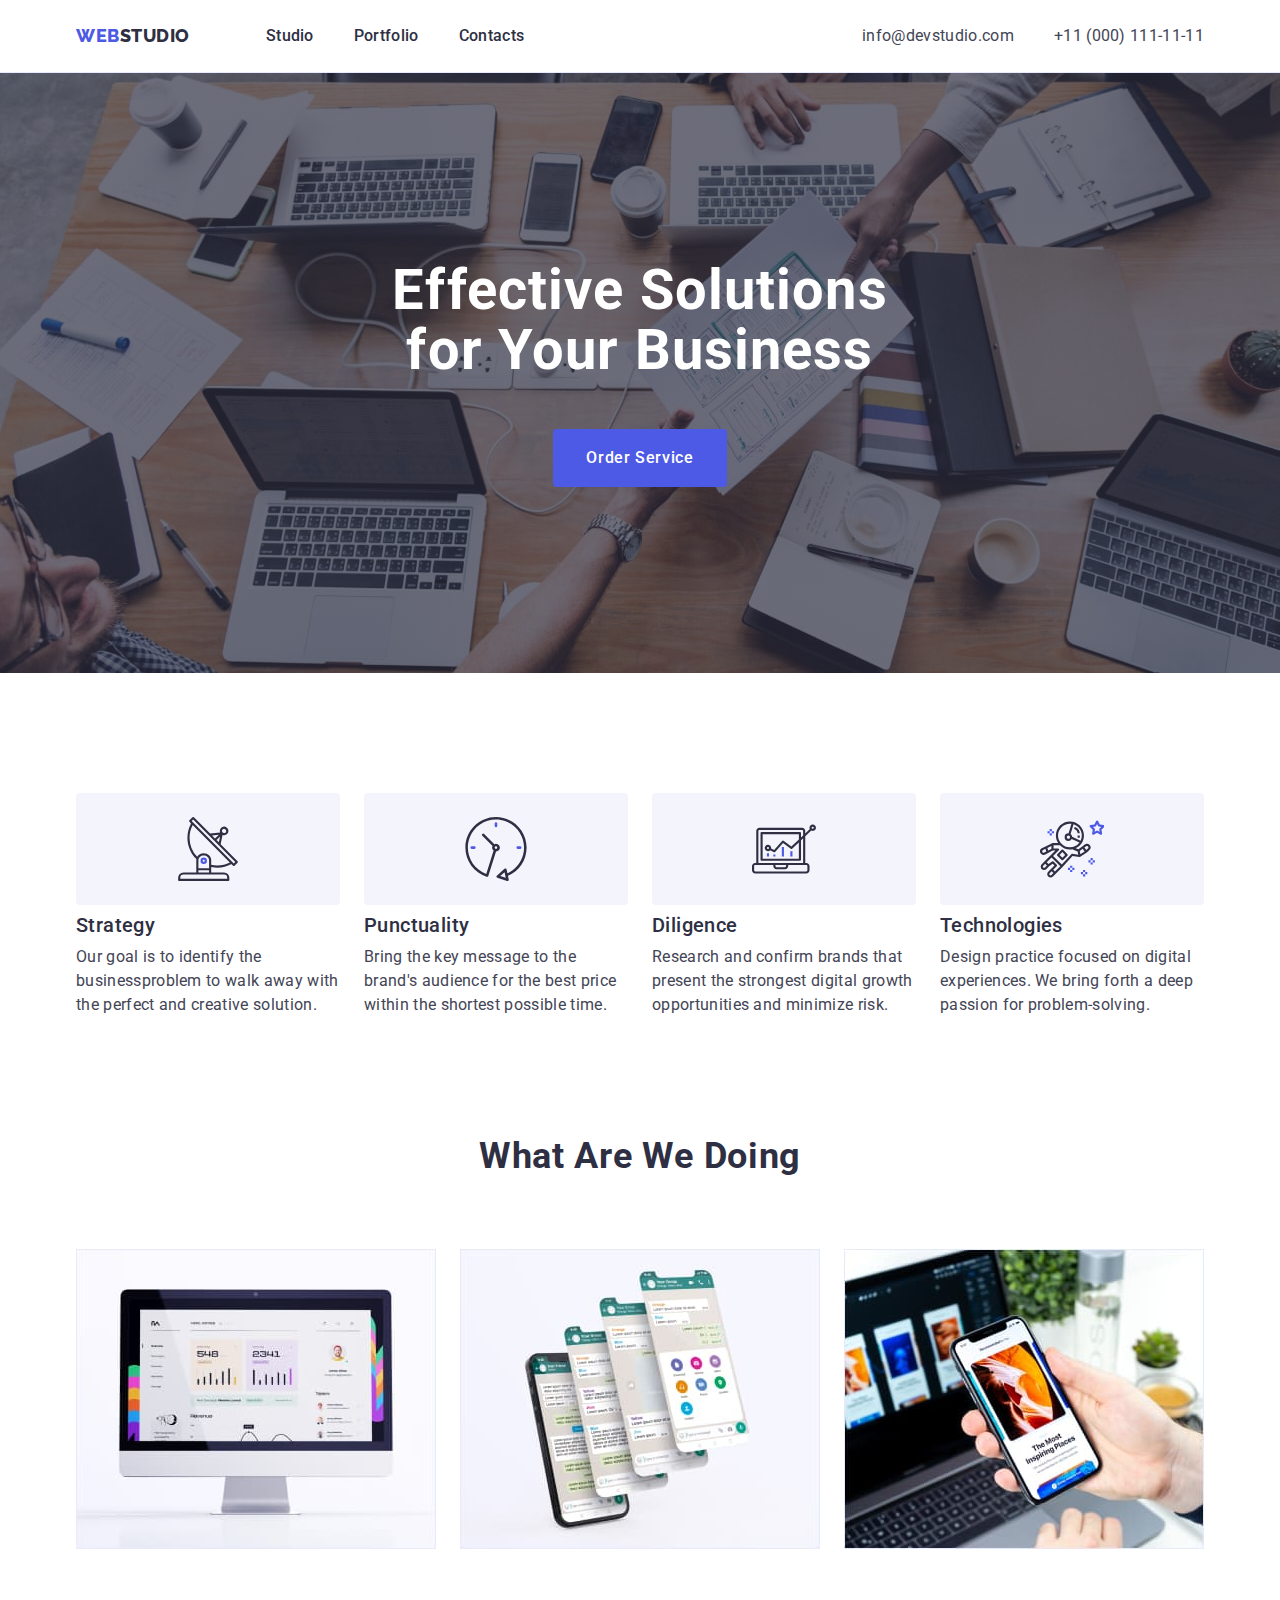
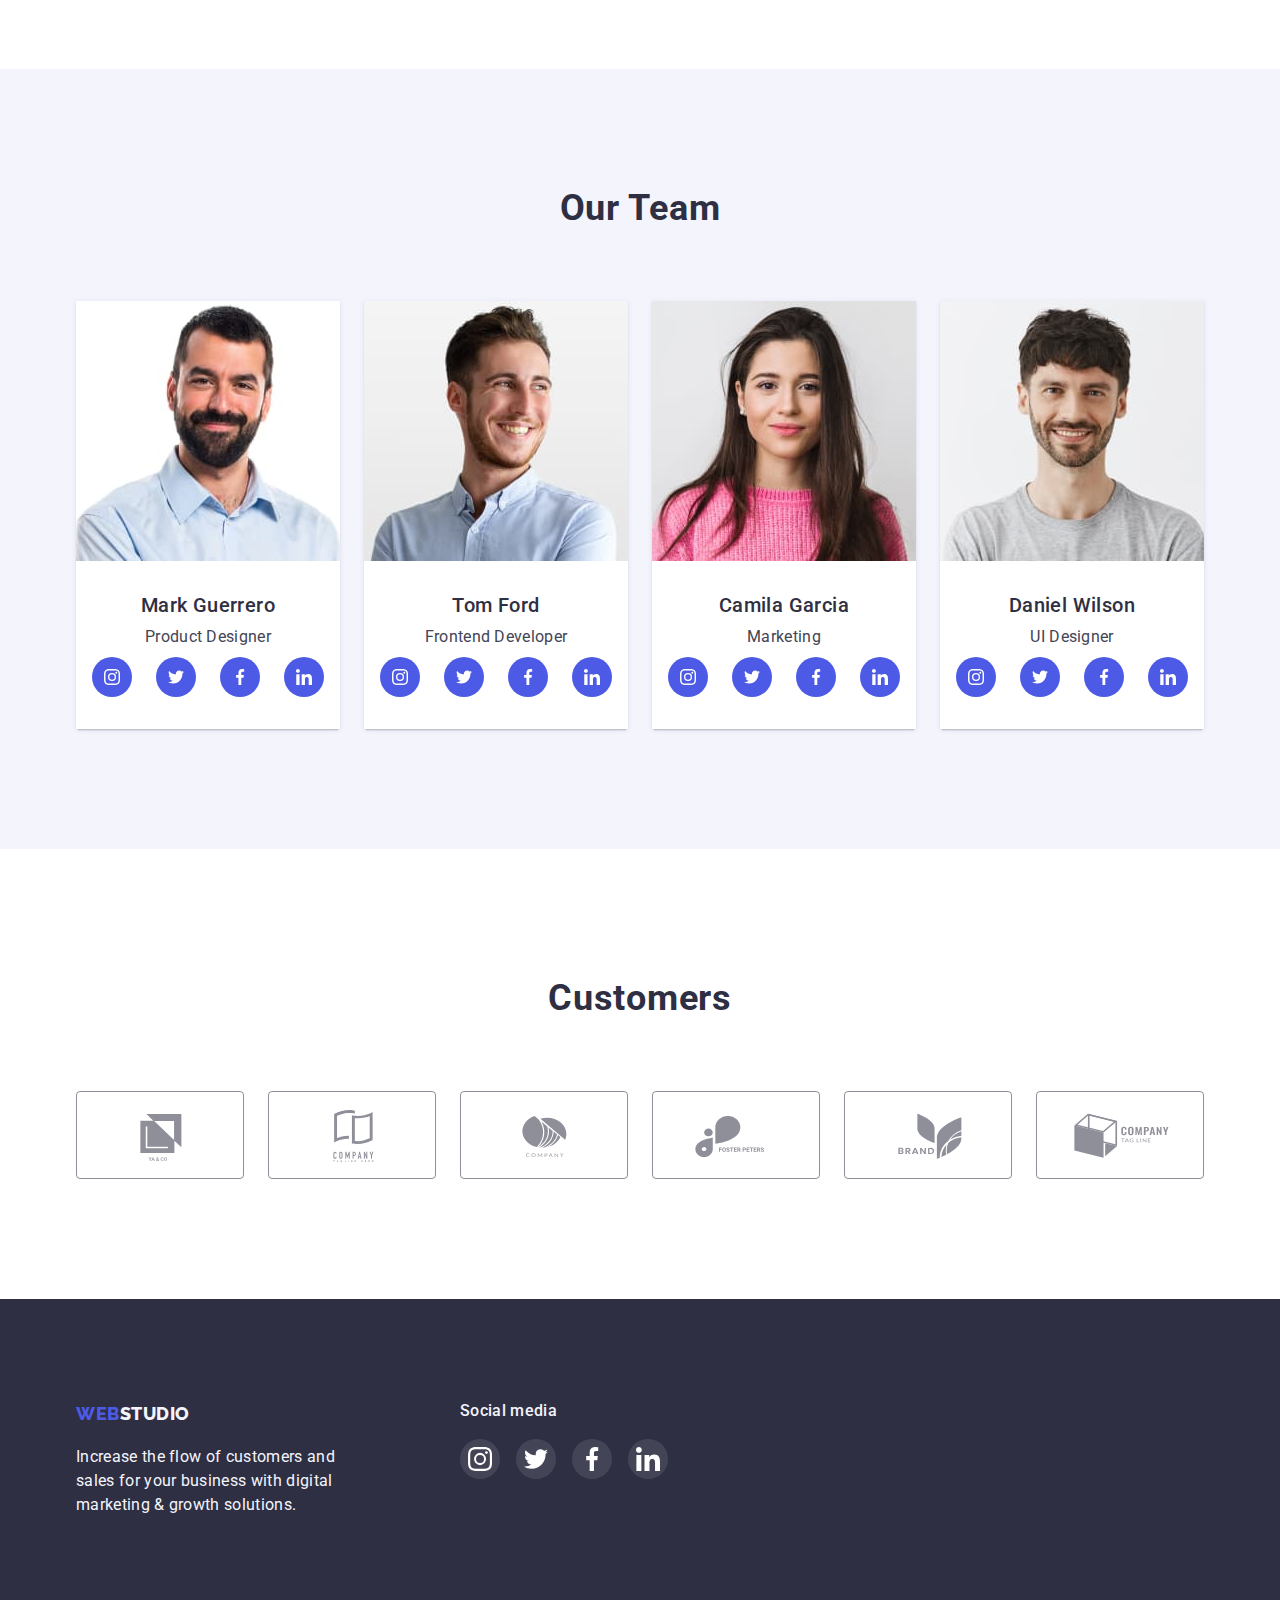
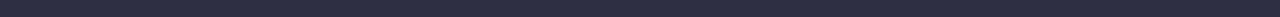
<file: index.html>
<!DOCTYPE html>
<html lang="en">
  <head>
    <meta charset="UTF-8">
    <link
      rel="stylesheet"
      href="https://cdnjs.cloudflare.com/ajax/libs/modern-normalize/1.1.0/modern-normalize.css">
    <link rel="preconnect" href="https://fonts.googleapis.com">
    <link rel="preconnect" href="https://fonts.gstatic.com" crossorigin>
    <link
      href="https://fonts.googleapis.com/css2?family=Raleway:wght@800&family=Roboto:wght@400;500;700;900&display=swap"
      rel="stylesheet">
    <link rel="stylesheet" href="./css/styles.css">
    <title>Main page</title>
  </head>
  <body>
    <!-- Header section -->
    <header class="header">
      <div class="container">
        <nav class="navigation">
          <!-- Logo -->
          <a
            href="./index.html"
            aria-label="Webstudio home page"
            class="logo navigation-item"
          >
            <span class="logo-accent">Web</span>Studio
          </a>

          <!-- Main navigation -->
          <ul class="navigation-list list">
            <li class="item">
              <a href="./index.html" class="navigation-item"> Studio </a>
            </li>
            <li class="item">
              <a href="./portfolio.html" class="navigation-item"> Portfolio </a>
            </li>
            <li class="item">
              <a href="" class="navigation-item"> Contacts </a>
            </li>
          </ul>
        </nav>
        <!-- Contacts block. The only address block at present so wrapped with address tag -->
        <address>
          <ul class="contact-list list">
            <li class="item">
              <a href="mailto:info@devstudio.com" class="contact-item">
                <!-- <svg class="icon-socials">
                  <use href="./images/icons.svg#envelope"></use>
                </svg> -->
                info@devstudio.com
              </a>
            </li>
            <li class="item">
              <a href="tel:+110001111111" class="contact-item">
                <!-- <svg class="icon-socials">
                  <use href="./images/icons.svg#phone"></use>
                </svg> -->
                +11 (000) 111-11-11
              </a>
            </li>
          </ul>
        </address>
      </div>
    </header>

    <main>
      <!-- Hero section -->
      <section class="section hero">
        <div class="overlay">
          <h1 class="hero-title">Effective Solutions for Your Business</h1>
          <button type="button" class="button primary">Order Service</button>
        </div>
      </section>
      <!-- Strengths section -->
      <section class="section strengths">
        <div class="container">
          <h2 class="section-title visually-hidden">Strengths</h2>
          <ul class="strengths-list list">
            <li class="item">
              <div class="item-picture">
                <svg class="strengths-icon">
                  <use href="./images/icons.svg#antenna"></use>
                </svg>
              </div>
              <h3 class="item-title">Strategy</h3>
              <p class="item-text">
                Our goal is to identify the businessproblem to walk away with
                the perfect and creative solution.
              </p>
            </li>
            <li class="item">
              <div class="item-picture">
                <svg class="strengths-icon">
                  <use href="./images/icons.svg#clock"></use>
                </svg>
              </div>
              <h3 class="item-title">Punctuality</h3>
              <p class="item-text">
                Bring the key message to the brand's audience for the best price
                within the shortest possible time.
              </p>
            </li>
            <li class="item">
              <div class="item-picture">
                <svg class="strengths-icon">
                  <use href="./images/icons.svg#diagram"></use>
                </svg>
              </div>
              <h3 class="item-title">Diligence</h3>
              <p class="item-text">
                Research and confirm brands that present the strongest digital
                growth opportunities and minimize risk.
              </p>
            </li>
            <li class="item">
              <div class="item-picture">
                <svg class="strengths-icon">
                  <use href="./images/icons.svg#astronaut"></use>
                </svg>
              </div>
              <h3 class="item-title">Technologies</h3>
              <p class="item-text">
                Design practice focused on digital experiences. We bring forth a
                deep passion for problem-solving.
              </p>
            </li>
          </ul>
        </div>
      </section>

      <!-- Services section -->
      <section class="section services">
        <div class="container">
          <h2 class="section-title">What are we doing</h2>
          <ul class="services-list list">
            <li class="item">
              <a href="./portfolio.html" class="item-link">
                <img
                  src="./images/img1-services-360x300-opt.jpg"
                  alt="descktop web application"
                  width="360"
                  height="300"
                  class="block-img"
                >
              </a>
            </li>
            <li class="item">
              <a href="./portfolio.html" class="item-link">
                <img
                  src="./images/img2-services-360x300-opt.jpg"
                  alt="mobile application"
                  width="360"
                  height="300"
                  class="block-img"
                >
              </a>
            </li>
            <li class="item">
              <a href="./portfolio.html" class="item-link">
                <img
                  src="./images/img3-services-360x300-opt.jpg"
                  alt="web application for different type of devices"
                  width="360"
                  height="300"
                  class="block-img"
                >
              </a>
            </li>
          </ul>
        </div>
      </section>

      <!-- Team section -->
      <section class="section team">
        <div class="container">
          <h2 class="section-title">Our Team</h2>
          <ul class="team-list list">
            <li class="item">
              <img
                src="./images/img1-team-264x260-opt.jpg"
                alt="Mark Guerrero product designer"
                width="264"
                height="260"
                class="block-img"
              >
              <div class="caption-wrapper">
                <h3 class="item-title">Mark Guerrero</h3>
                <p class="item-text">Product Designer</p>
                <ul class="list socials-list">
                  <li class="social-item">
                    <a
                      href="https://instagram.com"
                      aria-label="instagram"
                      class="link-social"
                    >
                      <svg class="icon-socials">
                        <use href="./images/icons.svg#instagram"></use>
                      </svg>
                    </a>
                  </li>
                  <li class="social-item">
                    <a
                      href="https://twitter.com"
                      aria-label="twitter"
                      class="link-social"
                    >
                      <svg class="icon-socials">
                        <use href="./images/icons.svg#twitter"></use>
                      </svg>
                    </a>
                  </li>
                  <li class="social-item">
                    <a
                      href="https://facebook.com"
                      aria-label="facebook"
                      class="link-social"
                    >
                      <svg class="icon-socials">
                        <use href="./images/icons.svg#facebook"></use>
                      </svg>
                    </a>
                  </li>
                  <li class="social-item">
                    <a
                      href="https://linkedin.com"
                      aria-label="linkedin"
                      class="link-social"
                    >
                      <svg class="icon-socials">
                        <use href="./images/icons.svg#linkedin"></use>
                      </svg>
                    </a>
                  </li>
                </ul>
              </div>
            </li>
            <li class="item">
              <img
                src="./images/img2-team-264x260-opt.jpg"
                alt="Tom Ford frontend developer"
                width="264"
                height="260"
                class="block-img"
              >
              <div class="caption-wrapper">
                <h3 class="item-title">Tom Ford</h3>
                <p class="item-text">Frontend Developer</p>
                <ul class="list socials-list">
                  <li class="social-item">
                    <a
                      href="https://instagram.com"
                      aria-label="instagram"
                      class="link-social"
                    >
                      <svg class="icon-socials">
                        <use href="./images/icons.svg#instagram"></use>
                      </svg>
                    </a>
                  </li>
                  <li class="social-item">
                    <a
                      href="https://twitter.com"
                      aria-label="twitter"
                      class="link-social"
                    >
                      <svg class="icon-socials">
                        <use href="./images/icons.svg#twitter"></use>
                      </svg>
                    </a>
                  </li>
                  <li class="social-item">
                    <a
                      href="https://facebook.com"
                      aria-label="facebook"
                      class="link-social"
                    >
                      <svg class="icon-socials">
                        <use href="./images/icons.svg#facebook"></use>
                      </svg>
                    </a>
                  </li>
                  <li class="social-item">
                    <a
                      href="https://linkedin.com"
                      aria-label="linkedin"
                      class="link-social"
                    >
                      <svg class="icon-socials">
                        <use href="./images/icons.svg#linkedin"></use>
                      </svg>
                    </a>
                  </li>
                </ul>
              </div>
            </li>
            <li class="item">
              <img
                src="./images/img3-team-264x260-opt.jpg"
                alt="Camila Garcia marketing"
                width="264"
                height="260"
                class="block-img"
              >
              <div class="caption-wrapper">
                <h3 class="item-title">Camila Garcia</h3>
                <p class="item-text">Marketing</p>
                <ul class="list socials-list">
                  <li class="social-item">
                    <a
                      href="https://instagram.com"
                      aria-label="instagram"
                      class="link-social"
                    >
                      <svg class="icon-socials">
                        <use href="./images/icons.svg#instagram"></use>
                      </svg>
                    </a>
                  </li>
                  <li class="social-item">
                    <a
                      href="https://twitter.com"
                      aria-label="twitter"
                      class="link-social"
                    >
                      <svg class="icon-socials">
                        <use href="./images/icons.svg#twitter"></use>
                      </svg>
                    </a>
                  </li>
                  <li class="social-item">
                    <a
                      href="https://facebook.com"
                      aria-label="facebook"
                      class="link-social"
                    >
                      <svg class="icon-socials">
                        <use href="./images/icons.svg#facebook"></use>
                      </svg>
                    </a>
                  </li>
                  <li class="social-item">
                    <a
                      href="https://linkedin.com"
                      aria-label="linkedin"
                      class="link-social"
                    >
                      <svg class="icon-socials">
                        <use href="./images/icons.svg#linkedin"></use>
                      </svg>
                    </a>
                  </li>
                </ul>
              </div>
            </li>
            <li class="item">
              <img
                src="./images/img4-team-264x260-opt.jpg"
                alt="Daniel Wilson ui designer"
                width="264"
                height="260"
                class="block-img"
              >
              <div class="caption-wrapper">
                <h3 class="item-title">Daniel Wilson</h3>
                <p class="item-text">UI Designer</p>
                <ul class="list socials-list">
                  <li class="social-item">
                    <a
                      href="https://instagram.com"
                      aria-label="instagram"
                      class="link-social"
                    >
                      <svg class="icon-socials">
                        <use href="./images/icons.svg#instagram"></use>
                      </svg>
                    </a>
                  </li>
                  <li class="social-item">
                    <a
                      href="https://twitter.com"
                      aria-label="twitter"
                      class="link-social"
                    >
                      <svg class="icon-socials">
                        <use href="./images/icons.svg#twitter"></use>
                      </svg>
                    </a>
                  </li>
                  <li class="social-item">
                    <a
                      href="https://facebook.com"
                      aria-label="facebook"
                      class="link-social"
                    >
                      <svg class="icon-socials">
                        <use href="./images/icons.svg#facebook"></use>
                      </svg>
                    </a>
                  </li>
                  <li class="social-item">
                    <a
                      href="https://linkedin.com"
                      aria-label="linkedin"
                      class="link-social"
                    >
                      <svg class="icon-socials">
                        <use href="./images/icons.svg#linkedin"></use>
                      </svg>
                    </a>
                  </li>
                </ul>
              </div>
            </li>
          </ul>
        </div>
      </section>
       <!-- Clients section -->
    <section class="section clients">
      <div class="container">
        <h2 class="section-title">Customers</h2>
        <ul class="clients-list list">
          <li class="item">
            <a href="" aria-label="client one" class="client-link">
              <svg class="client-icon">
                <use href="./images/icons.svg#company-1"></use>
              </svg>
            </a>
          </li>
          <li class="item">
            <a href="" aria-label="client two" class="client-link">
              <svg class="client-icon">
                <use href="./images/icons.svg#company-2"></use>
              </svg>
            </a>
          </li>
          <li class="item">
            <a href="" aria-label="client three" class="client-link">
              <svg class="client-icon">
                <use href="./images/icons.svg#company-3"></use>
              </svg>
            </a>
          </li>
          <li class="item">
            <a href="" aria-label="client four" class="client-link">
              <svg class="client-icon">
                <use href="./images/icons.svg#company-4"></use>
              </svg>
            </a>
          </li>
          <li class="item">
            <a href="" aria-label="client five" class="client-link">
              <svg class="client-icon">
                <use href="./images/icons.svg#company-5"></use>
              </svg>
            </a>
          </li>
          <li class="item">
            <a href="" aria-label="client six" class="client-link">
              <svg class="client-icon">
                <use href="./images/icons.svg#company-6"></use>
              </svg>
            </a>
          </li>
        </ul>
      </div>
    </section>
    </main>

   

    <footer class="footer">
      <div class="container">
        <!-- <h2 class="visually-hidden">Footer</h2> -->
        <!-- Logo block-->
        <div class="footer-logo">
          <!-- <h3 class="visually-hidden">Logo</h3> -->
          <a href="./index.html" aria-label="Webstudio home page" class="logo">
            <span class="logo-accent">Web</span>Studio
          </a>

          <!-- This part also can be call to action (<b>) but not important at the moment -->
          <p class="footer-text">
            Increase the flow of customers and sales for your business with
            digital marketing & growth solutions.
          </p>
        </div>
        <!-- Socials block -->
        <div class="footer-socials">
          <p class="socials-title">Social media</p>
          <ul class="list socials-list">
            <li class="social-item">
              <a
                href="https://instagram.com"
                aria-label="instagram"
                class="link-social"
              >
                <svg class="icon-socials">
                  <use href="./images/icons.svg#instagram"></use>
                </svg>
              </a>
            </li>
            <li class="social-item">
              <a
                href="https://twitter.com"
                aria-label="twitter"
                class="link-social"
              >
                <svg class="icon-socials">
                  <use href="./images/icons.svg#twitter"></use>
                </svg>
              </a>
            </li>
            <li class="social-item">
              <a
                href="https://facebook.com"
                aria-label="facebook"
                class="link-social"
              >
                <svg class="icon-socials">
                  <use href="./images/icons.svg#facebook"></use>
                </svg>
              </a>
            </li>
            <li class="social-item">
              <a
                href="https://linkedin.com"
                aria-label="linkedin"
                class="link-social"
              >
                <svg class="icon-socials">
                  <use href="./images/icons.svg#linkedin"></use>
                </svg>
              </a>
            </li>
          </ul>
        </div>
      </div>
    </footer>
  </body>
</html>
</file>
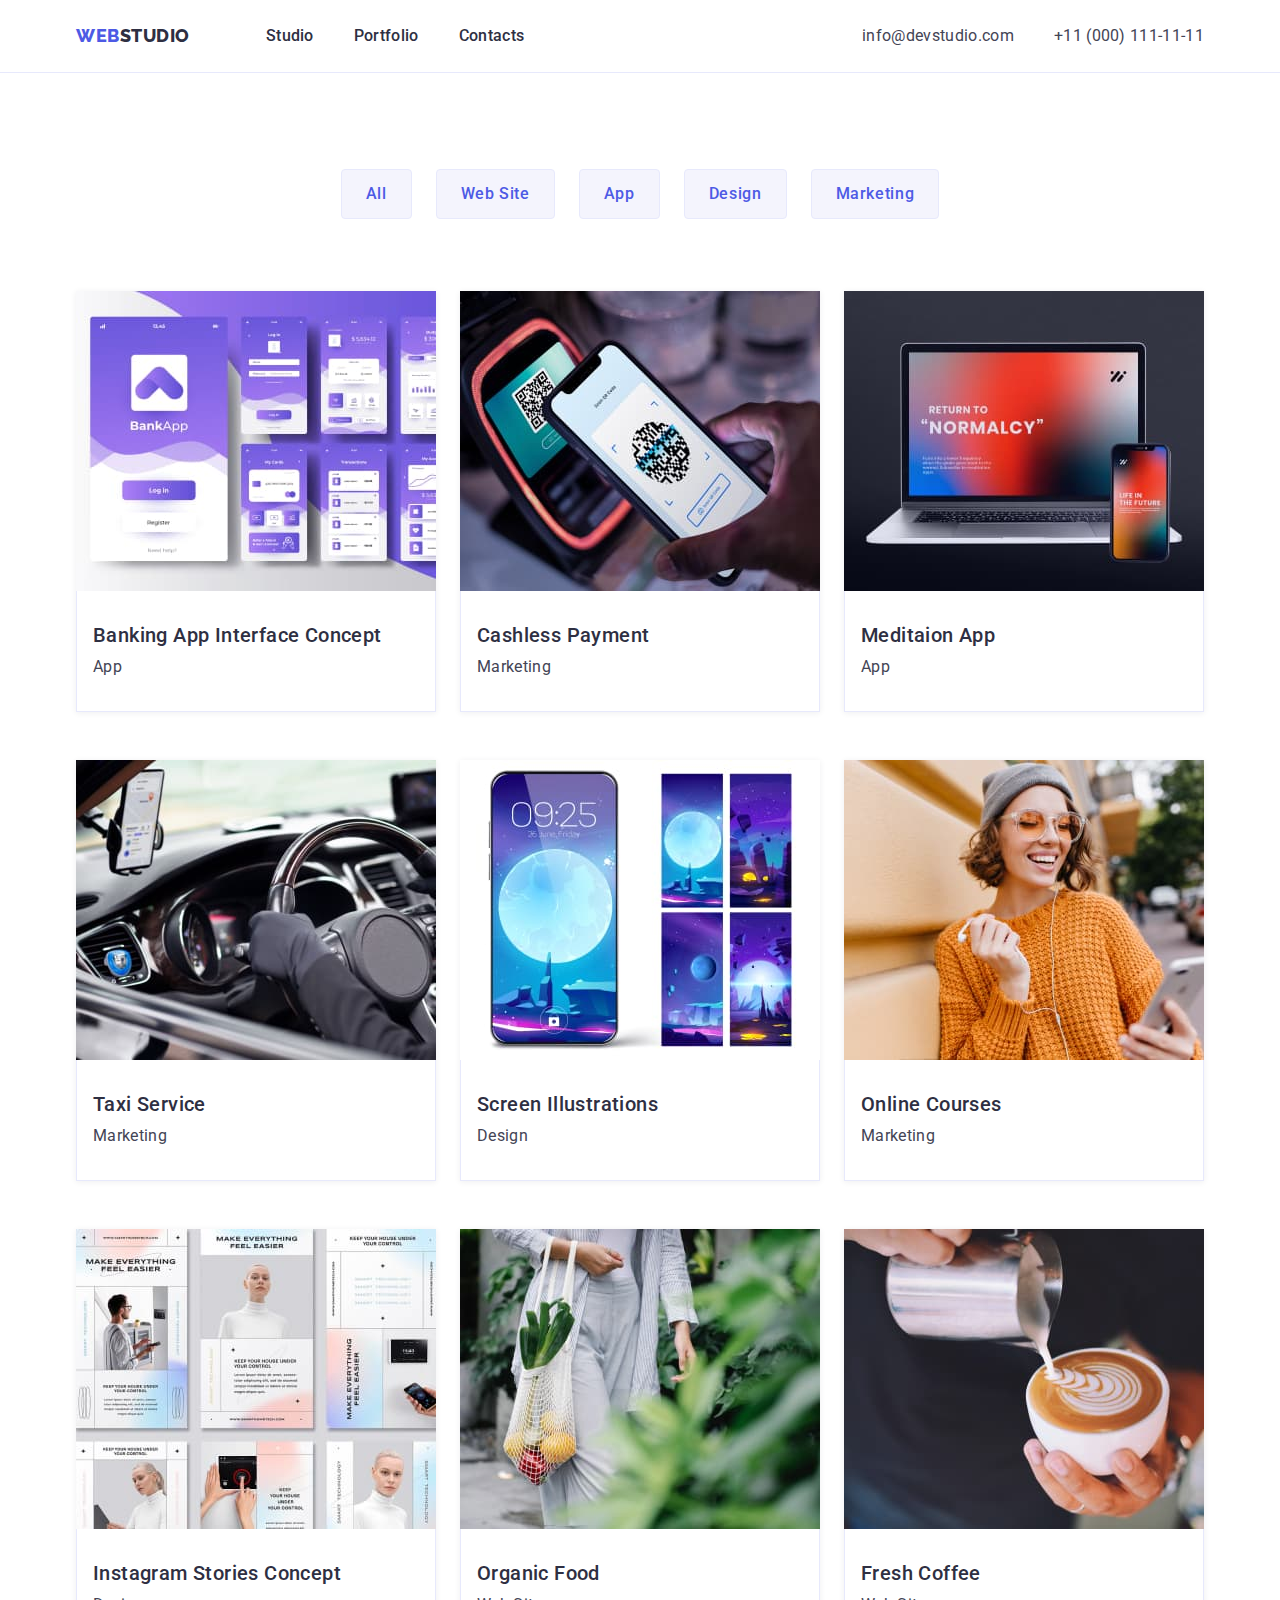
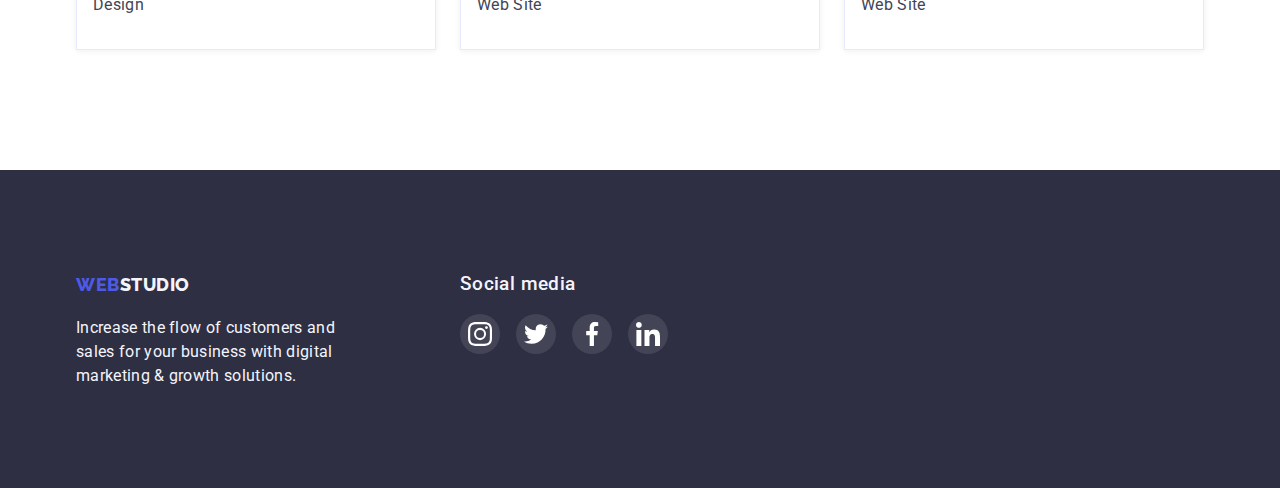
<file: portfolio.html>
<!DOCTYPE html>
<html lang="en">
  <head>
    <meta charset="UTF-8">
    <link
      rel="stylesheet"
      href="https://cdnjs.cloudflare.com/ajax/libs/modern-normalize/1.1.0/modern-normalize.css">
    <link rel="preconnect" href="https://fonts.googleapis.com">
    <link rel="preconnect" href="https://fonts.gstatic.com" crossorigin>
    <link
      href="https://fonts.googleapis.com/css2?family=Raleway:wght@800&family=Roboto:wght@400;500;700;900&display=swap"
      rel="stylesheet">
    <link rel="stylesheet" href="./css/styles.css">
    <title>Main page</title>
  </head>
  <body>
    <!-- Header section -->
    <header class="header">
      <div class="container">
        <nav class="navigation">
          <!-- Logo -->
          <a
            href="./index.html"
            aria-label="Webstudio home page"
            class="logo navigation-item"
          >
            <span class="logo-accent">Web</span>Studio
          </a>

          <!-- Main navigation -->
          <ul class="navigation-list list">
            <li class="item">
              <a href="./index.html" class="navigation-item"> Studio </a>
            </li>
            <li class="item">
              <a href="./portfolio.html" class="navigation-item"> Portfolio </a>
            </li>
            <li class="item">
              <a href="" class="navigation-item"> Contacts </a>
            </li>
          </ul>
        </nav>
        <!-- Contacts block. The only address block at present so wrapped with address tag -->
        <address>
          <ul class="contact-list list">
            <li class="item">
              <a href="mailto:info@devstudio.com" class="contact-item">
                <!-- <svg class="icon-socials">
                  <use href="./images/icons.svg#envelope"></use>
                </svg> -->
                info@devstudio.com
              </a>
            </li>
            <li class="item">
              <a href="tel:+110001111111" class="contact-item">
                <!-- <svg class="icon-socials">
                  <use href="./images/icons.svg#phone"></use>
                </svg> -->
                +11 (000) 111-11-11
              </a>
            </li>
          </ul>
        </address>
      </div>
    </header>

    <main>
      <section class="section portfolio">
        <div class="container">
          <h1 class="section-title visually-hidden">Portfolio</h1>
          <ul class="filter-list list">
            <li class="item">
              <button type="button" class="button filter">All</button>
            </li>
            <li class="item">
              <button type="button" class="button filter">Web Site</button>
            </li>
            <li class="item">
              <button type="button" class="button filter">App</button>
            </li>
            <li class="item">
              <button type="button" class="button filter">Design</button>
            </li>
            <li class="item">
              <button type="button" class="button filter">Marketing</button>
            </li>
          </ul>
          <ul class="works-list list">
            <li class="item">
              <a href="" class="item-link">
                <img
                  src="./images/portfolio01-360x300-opt.jpg"
                  alt="violet interfaces of a bank app"
                  class="item-image block-img"
                >
                <div class="caption-wrapper">
                  <h2 class="item-title">Banking App Interface Concept</h2>
                  <p class="item-text">App</p>
                </div>
              </a>
            </li>
            <li class="item">
              <a href="" class="item-link">
                <img
                  src="./images/portfolio02-360x300-opt.jpg"
                  alt="a smartphone with a qr code on its screen"
                  class="item-image block-img"
                >
                <div class="caption-wrapper">
                  <h2 class="item-title">Cashless Payment</h2>
                  <p class="item-text">Marketing</p>
                </div>
              </a>
            </li>
            <li class="item">
              <a href="" class="item-link">
                <img
                  src="./images/portfolio03-360x300-opt.jpg"
                  alt="a notebook and a smartphone"
                  class="item-image block-img"
                >
                <div class="caption-wrapper">
                  <h2 class="item-title">Meditaion App</h2>
                  <p class="item-text">App</p>
                </div>
              </a>
            </li>
            <li class="item">
              <a href="" class="item-link">
                <img
                  src="./images/portfolio04-360x300-opt.jpg"
                  alt="a car steering wheel"
                  class="item-image block-img"
                >
                <div class="caption-wrapper">
                  <h2 class="item-title">Taxi Service</h2>
                  <p class="item-text">Marketing</p>
                </div>
              </a>
            </li>
            <li class="item">
              <a href="" class="item-link">
                <img
                  src="./images/portfolio05-360x300-opt.jpg"
                  alt="a smartphone with various illustrations on a screen"
                  class="item-image block-img"
                >
                <div class="caption-wrapper">
                  <h2 class="item-title">Screen Illustrations</h2>
                  <p class="item-text">Design</p>
                </div>
              </a>
            </li>
            <li class="item">
              <a href="" class="item-link">
                <img
                  src="./images/portfolio06-360x300-opt.jpg"
                  alt="a girl in sunglasses looking at her smartphone"
                  class="item-image block-img"
                >
                <div class="caption-wrapper">
                  <h2 class="item-title">Online Courses</h2>
                  <p class="item-text">Marketing</p>
                </div>
              </a>
            </li>
            <li class="item">
              <a href="" class="item-link">
                <img
                  src="./images/portfolio07-360x300-opt.jpg"
                  alt="various cards with a graphic design of a page"
                  class="item-image block-img"
                >
                <div class="caption-wrapper">
                  <h2 class="item-title">Instagram Stories Concept</h2>
                  <p class="item-text">Design</p>
                </div>
              </a>
            </li>
            <li class="item">
              <a href="" class="item-link">
                <img
                  src="./images/portfolio08-360x300-opt.jpg"
                  alt="someone carrying a string bag with vegetables"
                  class="item-image block-img"
                >
                <div class="caption-wrapper">
                  <h2 class="item-title">Organic Food</h2>
                  <p class="item-text">Web Site</p>
                </div>
              </a>
            </li>
            <li class="item">
              <a href="" class="item-link">
                <img
                  src="./images/portfolio09-360x300-opt.jpg"
                  class="item-image block-img"
                  alt="a coffee cup with decorated latte"
                >
                <div class="caption-wrapper">
                  <h2 class="item-title">Fresh Coffee</h2>
                  <p class="item-text">Web Site</p>
                </div>
              </a>
            </li>
          </ul>
        </div>
      </section>
    </main>

    <footer class="footer">
      <div class="container">
        <h2 class="visually-hidden">Footer</h2>
        <!-- Logo block-->
        <div class="footer-logo">
          <h3 class="visually-hidden">Logo</h3>
          <a href="./index.html" aria-label="Webstudio home page" class="logo">
            <span class="logo-accent">Web</span>Studio
          </a>

          <!-- This part also can be call to action (<b>) but not important at the moment -->
          <p class="footer-text">
            Increase the flow of customers and sales for your business with
            digital marketing & growth solutions.
          </p>
        </div>
        <!-- Socials block -->
        <div class="footer-socials">
          <h3 class="socials-title">Social media</h3>
          <ul class="list socials-list">
            <li class="social-item">
              <a
                href="https://instagram.com"
                aria-label="instagram"
                class="link-social"
              >
                <svg class="icon-socials">
                  <use href="./images/icons.svg#instagram"></use>
                </svg>
              </a>
            </li>
            <li class="social-item">
              <a
                href="https://twitter.com"
                aria-label="twitter"
                class="link-social"
              >
                <svg class="icon-socials">
                  <use href="./images/icons.svg#twitter"></use>
                </svg>
              </a>
            </li>
            <li class="social-item">
              <a
                href="https://facebook.com"
                aria-label="facebook"
                class="link-social"
              >
                <svg class="icon-socials">
                  <use href="./images/icons.svg#facebook"></use>
                </svg>
              </a>
            </li>
            <li class="social-item">
              <a
                href="https://linkedin.com"
                aria-label="linkedin"
                class="link-social"
              >
                <svg class="icon-socials">
                  <use href="./images/icons.svg#linkedin"></use>
                </svg>
              </a>
            </li>
          </ul>
        </div>
      </div>
    </footer>
  </body>
</html>
</file>
<file: css/styles.css>
:root {
    --primary-brand: #4D5AE5;
    --action-active: #404BBF;
    --dark: #2E2F42;
    --text-main: #434455;
    --accent-color: #E7E9FC;
    --light: #F4F4FD;
    --background-primary: #FFFFFF;
    --hero-background: rgba(46, 47, 66, 0.7);
    --background-footer-social: rgba(255, 255, 255, 0.1);
    --success-highlight: #31D0AA;
    --subtle-text: #8E8F99;
}

body {

    color: var(--text-main);

    font-family: 'Roboto', sans-serif;

}

.container {
    width: 1158px;
    margin-left: auto;
    margin-right: auto;
    padding-left: 15px;
    padding-right: 15px;

}

/* 4px fix */
.block-img {
    display: block;
}

/* common undotted list*/
.list {
    margin-top: 0;
    margin-bottom: 0;
    padding-left: 0;

    list-style: none;
}


/* common dark item header */
.item-title {
    margin-top: 0;
    margin-bottom: 0;

    color: var(--dark);

    font-weight: 500;
    font-size: 20px;
    line-height: 1.2;
    letter-spacing: 0.02em;
}

.item-text {
    margin-top: 0;
    margin-bottom: 0;

    /* Temporary fix for a text wrapped with link in a team block (styles inherited from user-agent).  */
    /* Will be deleted because team items doesn't look like a link on next mockups*/
    color: var(--text-main);
    line-height: 1.5;
    letter-spacing: 0.02em;
}

.section {
    background-color: var(--background-primary);
}

.section-title {
    margin-top: 0;
    margin-bottom: 0;

    color: var(--dark);


    font-size: 36px;
    line-height: 1.11;
    letter-spacing: 0.02em;
    text-transform: capitalize;
    text-align: center;
}


/* links */

.item-link {
    text-decoration: none;
}

/* Just for hover/focused purposes */
.item-link:hover,
.item-link:focus {
    background-color: var(--primary-brand);
}

.button {

    border-radius: 4px;
    border: 1px solid transparent;

    font-family: 'Roboto', sans-serif;
    font-size: 16px;
    font-weight: 500;
    line-height: 1.5;
    letter-spacing: 0.04em;

    cursor: pointer;
}

.button.primary {
    padding: 16px 32px;
    color: var(--background-primary);
    background-color: var(--primary-brand);

}

.button.primary:hover,
.button.primary:focus {
    background-color: var(--action-active);

}


.button.filter {
    padding: 12px 24px;
    border: 1px solid var(--accent-color);


    background-color: var(--light);
    color: var(--primary-brand);

}

.button.filter:hover,
.button.filter:focus {
    border: 1px solid transparent;

    background-color: var(--action-active);
    color: var(--background-primary);

    box-shadow: 0px 3px 1px rgba(0, 0, 0, 0.1), 0px 2px 1px rgba(0, 0, 0, 0.08), 0px 2px 2px rgba(0, 0, 0, 0.12);

}

/* Socials */
.link-social {
    /* display: block; */
    display: flex;
    min-width: 40px;
    min-height: 40px;
    padding: 8px;
    justify-content: center;
    align-items: center;

    border-radius: 50%;


}

.icon-socials {
    display: block;
    width: 16px;
    height: 16px;

    fill: var(--background-primary)
}

/* For hodden elements */
.visually-hidden {
    position: absolute;
    width: 1px;
    height: 1px;
    margin: -1px;
    border: 0;
    padding: 0;

    white-space: nowrap;
    clip-path: inset(100%);
    clip: rect(0 0 0 0);
    overflow: hidden;
}

/* Header Section */

.header {
    border-bottom: 1px solid var(--accent-color);
    background-color: var(--background-primary);
}

.header .container {
    display: flex;
    justify-content: space-between;
    align-items: center;
}

/* Logo Elements*/

.logo {


    font-family: 'Raleway', sans-serif;
    font-weight: 800;
    font-size: 18px;
    line-height: 1.33;
    letter-spacing: 0.03em;
    text-transform: uppercase;
    text-decoration: none;

}

.logo .logo-accent {
    color: var(--primary-brand);
}

.logo.navigation-item {
    margin-right: 76px;
}


/* Site Navigation Block */

.navigation {
    display: flex;
}

.navigation-list {
    display: flex;
}

.navigation-list .item:not(:last-child) {
    margin-right: 40px;
}

.navigation-item {
    display: block;
    padding-top: 24px;
    padding-bottom: 24px;

    color: var(--dark);
    text-decoration: none;

}

.navigation-item:hover,
.navigation-item:focus {
    color: var(--action-active);
}

.navigation-list .navigation-item {
    font-weight: 500;
    line-height: 1.5;
    letter-spacing: 0.02em;
}


/* Contacts Block*/

.contact-list {
    display: flex;
}

.contact-list .item:not(:last-child) {
    margin-right: 40px;
}


.contact-item {
    display: inline-block;
    padding-top: 24px;
    padding-bottom: 24px;

    color: var(--text-main);
    text-decoration: none;
    line-height: 1.5;
    letter-spacing: 0.02em;
}

.contact-item .icon-socials {
    display: inline-block;
    /* 8px in total but 4px inline-block 4px margin  */
    margin-right: 4px;
    vertical-align: middle;

    fill: currentColor;
}

.contact-item:hover,
.contact-item:focus {
    color: var(--action-active);
}

.contact-list .contact-item {
    font-style: normal;
}

/* Hero Section */

.hero-title {
    margin-top: 0;
    margin-bottom: 48px;
    margin-left: auto;
    margin-right: auto;
    max-width: 498px;

    color: var(--background-primary);

    font-size: 56px;
    line-height: 1.07;
    letter-spacing: 0.02em;
}

.overlay {
    height: 600px;
    max-width: 1400px;
    margin-left: auto;
    margin-right: auto;
    padding-top: 188px;
    background-image:
        linear-gradient(var(--hero-background), var(--hero-background)),
        url("../images/people-office-1400x600-opt.jpg");

    text-align: center;
}

/* Strengths Section */
.strengths {
    padding-top: 120px;
    padding-bottom: 60px;
}

.strengths .item {
    width: 264px;
}

.strengths .item-title {
    margin-bottom: 8px;
}

.strengths-list {
    display: flex;
}

.strengths-list .item:not(:last-child) {
    margin-right: 24px;
}

.strengths-list .item-picture {
    /* padding: 24px 100px; */
    display: flex;
    padding: 4px;
    min-height: 112px;
    justify-content: center;
    align-items: center;
    margin-bottom: 8px;

    background-color: var(--light);
    border-radius: 4px;
}

.strengths-icon {
    display: block;
    width: 64px;
    height: 64px;

    fill: var(--dark);
}

/* Services Section */

.services {
    padding-top: 60px;
    padding-bottom: 120px;
}

.services .section-title {
    margin-bottom: 72px;
}

.services-list {
    display: flex;
}

.services-list .item:not(:last-child) {
    margin-right: 24px;
}



/* Team Section */

.team {
    padding-top: 120px;
    padding-bottom: 120px;

    background-color: var(--light);
}

.team .section-title {
    margin-bottom: 72px;
}

.team-list {
    display: flex;
}

.team-list .item {
    text-align: center;

    box-shadow: 0px 1px 6px rgba(46, 47, 66, 0.08), 0px 1px 1px rgba(46, 47, 66, 0.16), 0px 2px 1px rgba(46, 47, 66, 0.08);
    border-radius: 0px 0px 4px 4px;
}

.team-list .item-title {
    margin-bottom: 8px;
}

.team-list .item-text {
    margin-bottom: 8px;
}

.team-list .item:not(:last-child) {
    margin-right: 24px;
}

.team-list .caption-wrapper {
    padding: 32px 16px;

    background-color: var(--background-primary);
}

.socials-list {
    display: flex;
    justify-content: space-between;
}



.team .link-social {
    background-color: var(--primary-brand);
    
}

.team .link-social:hover,
.team .link-social:focus {
    background-color: var(--action-active);

}





/* Portfolio Section */

.portfolio {
    padding-top: 96px;
    padding-bottom: 120px;
}

.filter-list {
    display: flex;
    justify-content: center;
    margin-bottom: 72px;
}

.works-list .item-title {
    margin-bottom: 8px;

}

.works-list .item {
    box-shadow: 0px 1px 6px rgba(46, 47, 66, 0.08);
}

.works-list .item:hover,
.works-list .item:focus {
    box-shadow: 0px 1px 6px rgba(46, 47, 66, 0.08), 0px 1px 1px rgba(46, 47, 66, 0.16), 0px 2px 1px rgba(46, 47, 66, 0.08);
}

.works-list .caption-wrapper {
    padding: 32px 16px;

    border-left: 1px solid var(--accent-color);
    border-right: 1px solid var(--accent-color);
    border-bottom: 1px solid var(--accent-color);
}

.works-list .item:hover .caption-wrapper,
.works-list .item:focus .caption-wrapper {
    border-left: 0.5px solid var(--light);
    border-right: 0.5px solid var(--light);
    border-bottom: 0.5px solid var(--light);
}


/* Portfolio Filter */

.filter-list .item:not(:last-child) {
    margin-right: 24px;
}

/* Portfolio Works Catalogue */

.works-list {
    display: flex;
    flex-wrap: wrap;
}

.works-list .item:not(:nth-child(3n)) {
    margin-right: 24px;
}

.works-list .item:not(:nth-last-child(-n+3)) {
    margin-bottom: 48px;
}

/* Clients section */

.clients {
    padding-top: 130px;
    padding-bottom: 120px;
    /* padding-left: 156px; */
    /* padding-right: 156px; */
}

.clients .section-title {
    margin-bottom: 72px;
}

.clients-list {
    display: flex;
    justify-content: space-between;
}

.client-link {
    display: flex;
    min-width: 168px;
    min-height: 88px;
    padding: 4px;
    justify-content: center;
    align-items: center;

    border: 1px solid var(--subtle-text);
    border-radius: 4px;
    color: var(--subtle-text);
}

.client-link:hover,
.client-link:focus {

    border: 1px solid var(--action-active);
    color: var(--action-active);
}

.client-icon {
    width: 104px;
    height: 56px;

    fill: currentColor;
}



/* Footer Section */

.footer {
    padding-top: 100px;
    padding-bottom: 100px;

    color: var(--light);
    background-color: var(--dark);
}

.footer .logo {
    display: block;
    margin-bottom: 16px;

    color: var(--light);

    line-height: 1.67;
}

.footer .logo:hover,
.footer .logo:focus {
    color: var(--primary-brand);
}

.footer-text {
    margin-bottom: 0;
    max-width: 264px;

    line-height: 1.5;
    letter-spacing: 0.02em;
}

.footer-socials {
    min-width: 208px;
}

.footer-socials .socials-title {
    margin-top: 0;
    margin-bottom: 16px;

    font-weight: 500;
    line-height: 1.5;
    letter-spacing: 0.02em;
}

.footer-socials .socials-list {
    display: flex;
    justify-content: space-between;
}

.footer-socials .icon-socials {
    width: 24px;
    height: 24px;
}

.footer .link-social {
    /* padding: 8px; */

    background-color: var(--background-footer-social);
}

.footer .link-social:hover,
.footer .link-social:focus {
    background-color: var(--success-highlight);

}

.footer .container {
    display: flex;
}

.footer-logo {
    margin-right: 120px;
}
</file>
